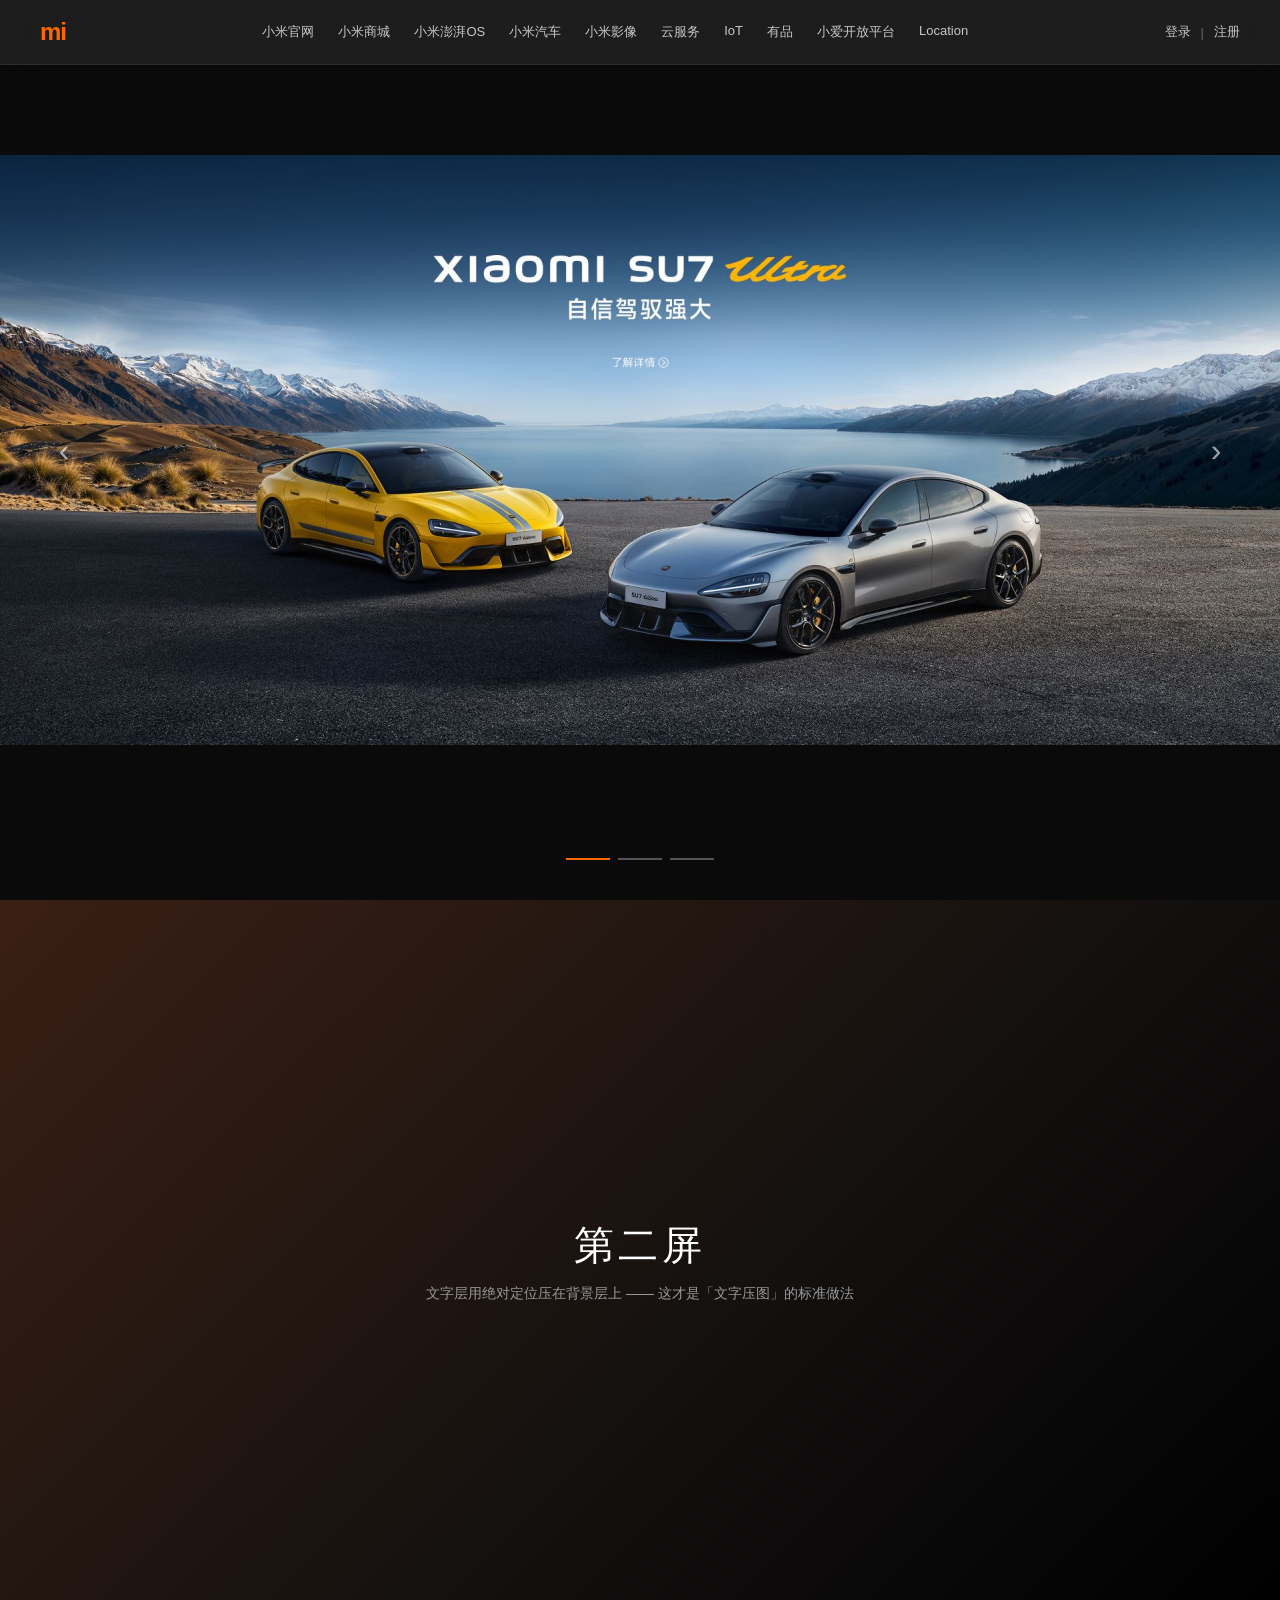
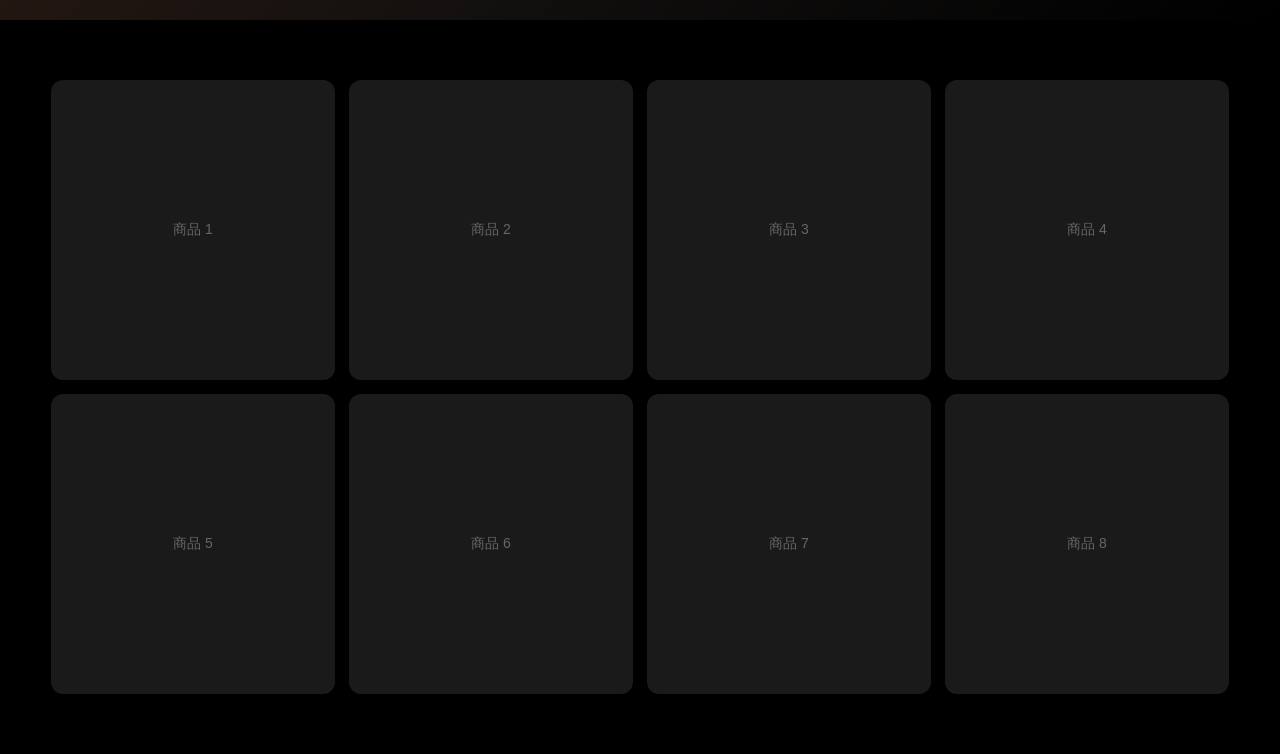
<file: index.html>
<!DOCTYPE html>
<html lang="zh-CN">
<head>
    <meta charset="UTF-8">
    <meta name="viewport" content="width=device-width, initial-scale=1">
    <title>小米官网首屏复刻</title>
    <link rel="stylesheet" href="style.css">
</head>
<body>

    <!-- ========== ① 固定导航 ========== -->
    <header class="nav">
        <div class="nav-inner">
            <a class="logo" href="#">mi</a>

            <nav class="menu">
                <a href="#">小米官网</a>
                <a href="#">小米商城</a>
                <a href="#">小米澎湃OS</a>
                <a href="#">小米汽车</a>
                <a href="#">小米影像</a>
                <a href="#">云服务</a>
                <a href="#">IoT</a>
                <a href="#">有品</a>
                <a href="#">小爱开放平台</a>
                <a href="#">Location</a>
            </nav>

            <div class="nav-right">
                <a href="#">登录</a>
                <span class="divider">|</span>
                <a href="#">注册</a>
            </div>
        </div>
    </header>

    <!-- ========== ② 首屏 ==========
         这里删掉了原来的 .hero-content 文字层：
         因为下载的图里文字已经烧死了，再画一遍就是双影。
         原站图片是真背景（无文字），所以它有文字层；我们的素材不同，处理方式就不同。
    -->
    <section class="hero">
        <div class="hero-bg">
            <img src="images/hero-bg.jpg" alt="小米 SU7 Ultra">
        </div>

        <button class="hero-arrow prev" aria-label="上一张">‹</button>
        <button class="hero-arrow next" aria-label="下一张">›</button>

        <div class="hero-dots">
            <span class="dot active"></span>
            <span class="dot"></span>
            <span class="dot"></span>
        </div>
    </section>

    <!-- ========== ③ 第二屏：在这里练「文字压图」 ========== -->
    <section class="screen">
        <div class="screen-bg"></div>
        <div class="screen-content">
            <h2>第二屏</h2>
            <p>文字层用绝对定位压在背景层上 —— 这才是「文字压图」的标准做法</p>
        </div>
    </section>

    <!-- ========== ④ 商品卡片区（Grid） ========== -->
    <section class="products">
        <div class="product-card">商品 1</div>
        <div class="product-card">商品 2</div>
        <div class="product-card">商品 3</div>
        <div class="product-card">商品 4</div>
        <div class="product-card">商品 5</div>
        <div class="product-card">商品 6</div>
        <div class="product-card">商品 7</div>
        <div class="product-card">商品 8</div>
    </section>

</body>
</html>
</file>
<file: style.css>
/* ============================================================
   P02 · 小米官网首屏复刻
   结构参照真实 DOM：固定导航 + 满屏 hero + 绝对定位浮层
   原站用 Tailwind + 自研 token，这里用传统 CSS 实现同一套架构。
   ============================================================ */

/* ===== 0. 重置 ===== */
* {
    margin: 0;
    padding: 0;
    box-sizing: border-box;
}

body {
    font-family: "Microsoft YaHei", "PingFang SC", sans-serif;
    background-color: #000;
    color: #fff;
}

a {
    color: inherit;
    text-decoration: none;
}


/* ============================================================
   ① 导航 —— position: fixed（真实站就是这么写的）
   ============================================================ */
.nav {
    position: fixed;              /* 钉在窗口上，不随页面滚动 */
    top: 0;
    left: 0;
    right: 0;
    z-index: 40;                  /* 盖在 hero 之上 */

    /* 毛玻璃：半透明白 + 背景模糊（原站的 backdrop-blur-2xl） */
    background-color: rgba(255, 255, 255, 0.08);
    backdrop-filter: blur(20px);
    -webkit-backdrop-filter: blur(20px);
    border-bottom: 1px solid rgba(255, 255, 255, 0.08);
}

.nav-inner {
    display: flex;
    align-items: center;
    justify-content: space-between;
    height: 64px;                 /* ← 按你量到的改 */
    padding: 0 40px;              /* ← 按你量到的改 */
}

.logo {
    font-size: 24px;
    font-weight: 700;
    color: #ff6700;
    letter-spacing: -1px;
}

.menu {
    display: flex;
    gap: 24px;
    font-size: 13px;
    color: #c8c8c8;
}

.menu a:hover {
    color: #fff;                  /* 深色页面：hover 变亮 */
}

.nav-right {
    display: flex;
    align-items: center;
    gap: 10px;
    font-size: 13px;
    color: #c8c8c8;
}

.nav-right .divider {
    color: #666;
}


/* ============================================================
   ② 首屏 —— 满屏高，图片按自身比例显示（不裁切）
   ------------------------------------------------------------
   ⭐ 这里是本课最重要的一处改动，来自真实源码：
   原站是 <picture style="width:100%"> + <img style="width:100%;height:auto">
   不是 background-size: cover。
   区别：cover 会裁掉图片两侧（车会被切掉），
        width:100%+height:auto 则完整显示图片，容器多出来的高度用深色底补上。
   ============================================================ */
.hero {
    position: relative;
    height: 100vh;                /* 100% 视口高度 */
    min-height: 520px;
    overflow: hidden;
    background-color: #0a0a0a;    /* 图没铺到的地方用深色填 */

    display: flex;                /* 让图片垂直居中 */
    align-items: center;
    justify-content: center;
}

.hero-bg {
    width: 100%;
}

.hero-bg img {
    display: block;               /* 去掉 img 底部的 3px 空隙 */
    width: 100%;
    height: auto;                 /* 高度跟着比例走，不变形也不裁切 */
}

/* 左右箭头：绝对定位 + 垂直居中 */
.hero-arrow {
    position: absolute;
    top: 50%;
    transform: translateY(-50%);
    z-index: 3;
    width: 48px;
    height: 48px;
    font-size: 32px;
    line-height: 1;
    color: #fff;
    background-color: transparent;
    border: none;
    cursor: pointer;
    opacity: 0.6;
    transition: opacity 0.2s;
}

.hero-arrow:hover {
    opacity: 1;
}

.hero-arrow.prev { left: 40px; }
.hero-arrow.next { right: 40px; }

/* 底部进度条 */
.hero-dots {
    position: absolute;
    left: 0;
    right: 0;
    bottom: 40px;
    z-index: 3;
    display: flex;
    justify-content: center;
    gap: 8px;
}

.dot {
    width: 44px;
    height: 2px;
    background-color: rgba(255, 255, 255, 0.3);
}

.dot.active {
    background-color: #ff6700;
}


/* ============================================================
   ③ 第二屏 —— 在这里练「文字压图」
   ------------------------------------------------------------
   三层结构，背下来：
     父级 .screen       position: relative   ← 定位参照物
     ├─ .screen-bg      position: absolute   ← 背景层（inset: 0 铺满）
     └─ .screen-content position: relative   ← 文字层（z-index 抬起来）
   ============================================================ */
.screen {
    position: relative;
    min-height: 80vh;
    overflow: hidden;
}

.screen-bg {
    position: absolute;
    inset: 0;
    background: linear-gradient(135deg, #3a1f14 0%, #12100f 60%, #000 100%);
}

.screen-content {
    position: relative;
    z-index: 2;
    min-height: 80vh;
    display: flex;
    flex-direction: column;
    align-items: center;
    justify-content: center;
    gap: 12px;
    text-align: center;
}

.screen-content h2 {
    font-size: 40px;
    font-weight: 400;
    letter-spacing: 4px;
}

.screen-content p {
    font-size: 14px;
    color: #999;
}


/* ============================================================
   ④ 商品卡片区 —— Grid，一行几列改一个数字
   ============================================================ */
.products {
    display: grid;
    grid-template-columns: repeat(4, 1fr);   /* ← 改成 3 试试 */
    gap: 14px;
    max-width: 1226px;
    margin: 60px auto;
    padding: 0 24px;
}

.product-card {
    height: 300px;
    display: flex;
    align-items: center;
    justify-content: center;
    background-color: #1a1a1a;
    border-radius: 12px;
    color: #666;
    font-size: 14px;
}
</file>
